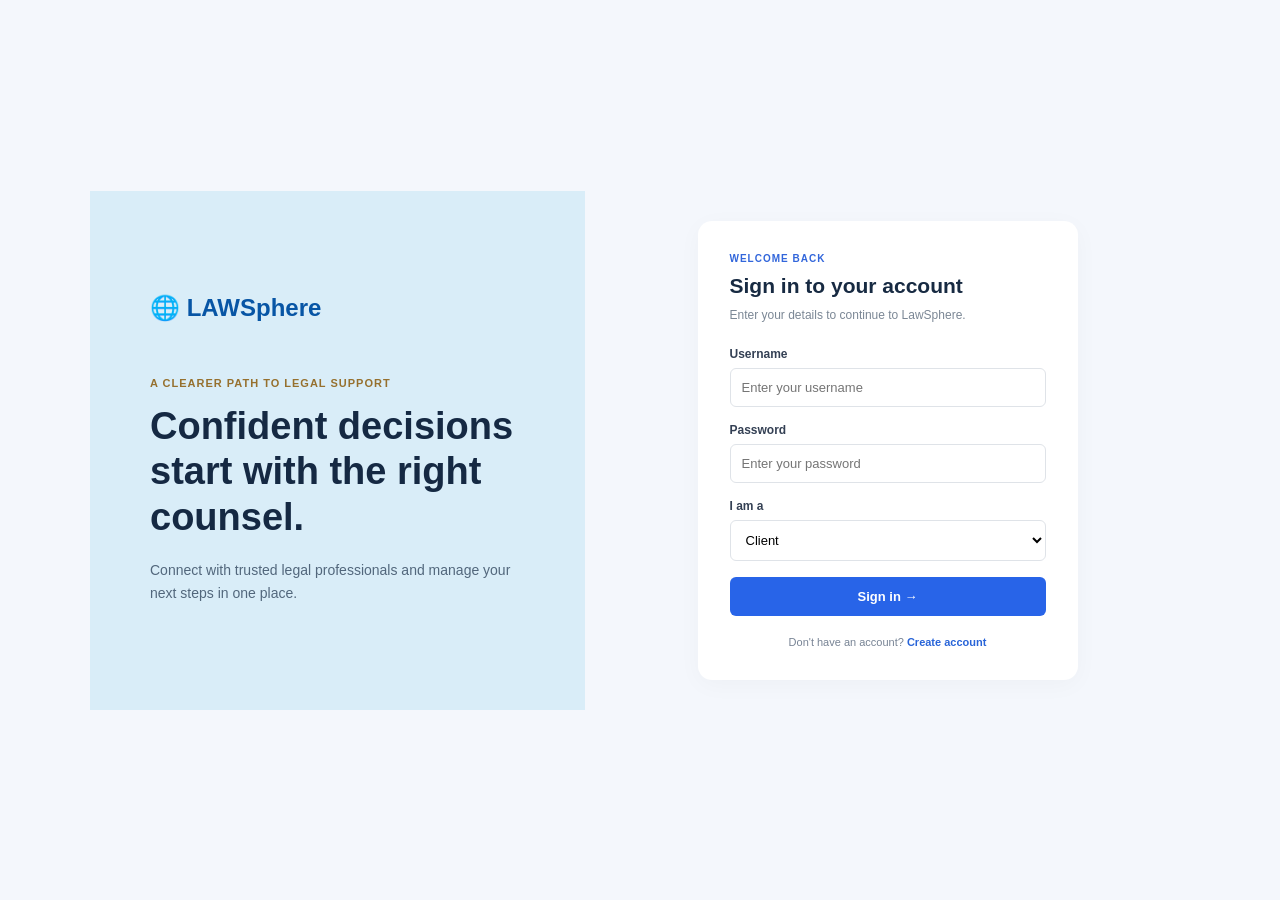
<file: index.html>
<!DOCTYPE html>
<html lang="en">
<head>
    <title>LawSphere Login</title>
    <link rel="stylesheet" href="style.css">
</head>

<body>

    <div class="container">

        <!-- Left Side -->
        <div class="left">
            <h2 class="logo">🌐 LAWSphere</h2>

            <p class="tagline">A CLEARER PATH TO LEGAL SUPPORT</p>

            <h1>
                Confident decisions start with the right counsel.
            </h1>

            <p class="description">
                Connect with trusted legal professionals and
                manage your next steps in one place.
            </p>
        </div>

        <!-- Right Side -->
        <div class="right">

            <div class="login-box">

                <p class="welcome">WELCOME BACK</p>

                <h2>Sign in to your account</h2>

                <p class="subtitle">
                    Enter your details to continue to LawSphere.
                </p>

                <form>

                    <label>Username</label>
                    <input type="text" placeholder="Enter your username" required>

                    <label>Password</label>
                    <input type="password" placeholder="Enter your password" required>

                    <label>I am a</label>

                    <select>
                        <option>Client</option>
                        <option>Lawyer</option>
                        <option>Admin</option>
                    </select>

                    <button type="submit">Sign in →</button>

                </form>

                <p class="signup">
                    Don't have an account?
                    <a href="register.html">Create account</a>
                </p>

            </div>

        </div>

    </div>

</body>
</html>
</file>
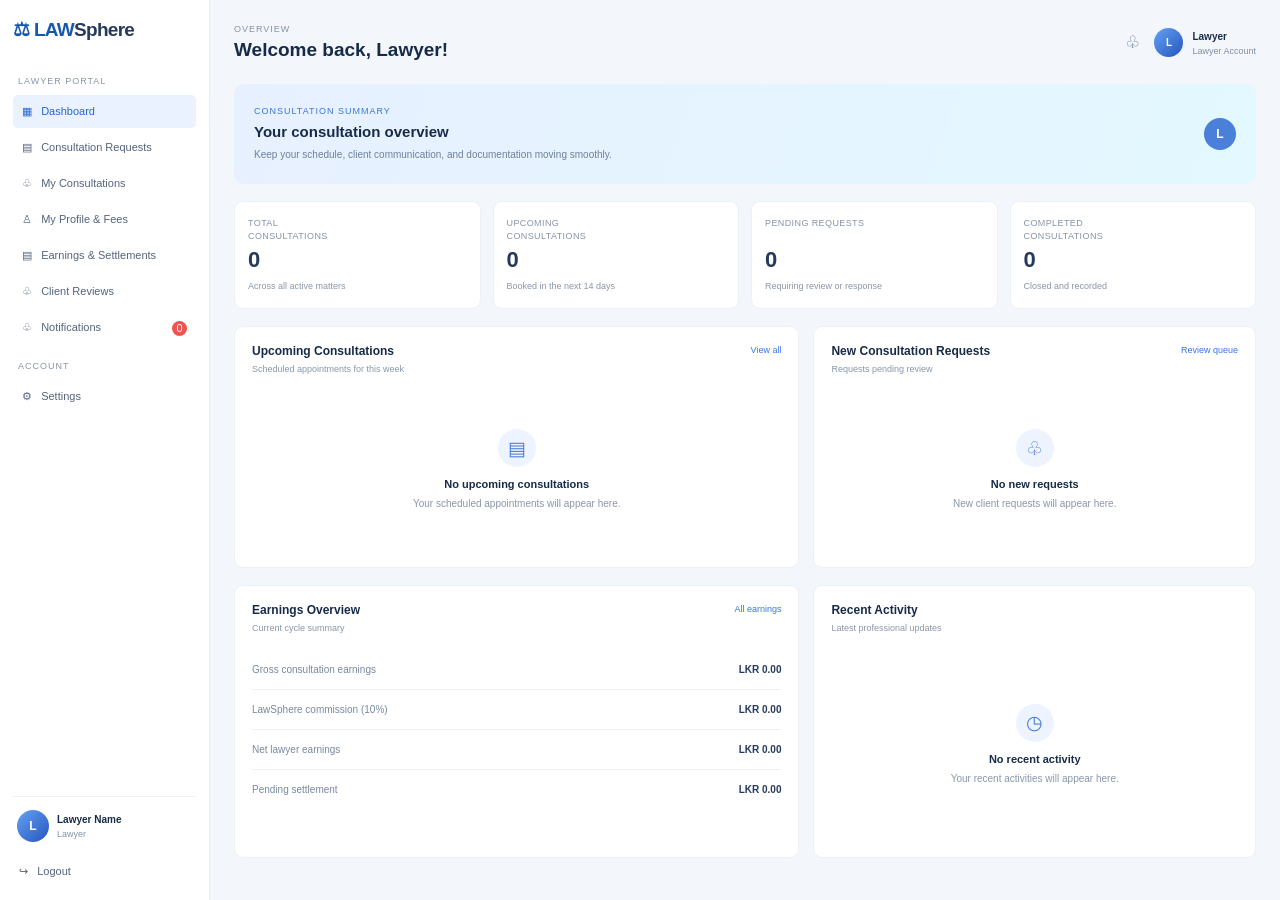
<file: dashboard.html>
<!DOCTYPE html>
<html lang="en">
<head>
    <meta charset="UTF-8">
    <meta name="viewport" content="width=device-width, initial-scale=1.0">
    <title>LawSphere - Lawyer Dashboard</title>
    <link rel="stylesheet" href="dashboard.css">
    <script src = "js/dashboard.js" defer></script>
</head>

<body>

<div class="dashboard">

    <!-- SIDEBAR -->
    <aside class="sidebar">

        <h2 class="logo">⚖ LAW<span>Sphere</span></h2>

        <p class="menu-title">LAWYER PORTAL</p>

        <a href="#" class="nav active">▦ &nbsp; Dashboard</a>
        <a href="#" class="nav">▤ &nbsp; Consultation Requests</a>
        <a href="#" class="nav">♧ &nbsp; My Consultations</a>
        <a href="#" class="nav">♙ &nbsp; My Profile & Fees</a>
        <a href="#" class="nav">▤ &nbsp; Earnings & Settlements</a>
        <a href="#" class="nav">♧ &nbsp; Client Reviews</a>
        <a href="#" class="nav">♧ &nbsp; Notifications <span class="notification">0</span></a>

        <p class="menu-title account-title">ACCOUNT</p>
        <a href="#" class="nav">⚙ &nbsp; Settings</a>

        <div class="sidebar-profile">
            <div class="avatar" id="sideAvatar">L</div>
            <div class="profile-info">
                <strong id="sideName">Lawyer Name</strong>
                <small>Lawyer</small>
            </div>
        </div>

        <a href="index.html" class="logout">↪ &nbsp; Logout</a>

    </aside>


    <!-- MAIN DASHBOARD -->
    <main class="main">

        <header class="topbar">

            <div>
                <p class="eyebrow">OVERVIEW</p>
                <h2 id="welcomeName">Welcome back, Lawyer!</h2>
            </div>

            <div class="top-account">
                <span class="bell">♧</span>
                <div class="avatar small-avatar" id="topAvatar">L</div>
                <div class="top-user">
                    <strong id="topName">Lawyer</strong>
                    <small>Lawyer Account</small>
                </div>
            </div>

        </header>


        <!-- BLUE SUMMARY BANNER -->
        <section class="summary-banner">

            <div>
                <p class="eyebrow blue-text">CONSULTATION SUMMARY</p>
                <h3>Your consultation overview</h3>
                <p class="banner-description">
                    Keep your schedule, client communication, and
                    documentation moving smoothly.
                </p>
            </div>

            <div class="banner-avatar" id="bannerAvatar">L</div>

        </section>


        <!-- STATISTICS -->
        <section class="stats-grid">

            <div class="stat-card">
                <p>TOTAL<br>CONSULTATIONS</p>
                <h2>0</h2>
                <small>Across all active matters</small>
            </div>

            <div class="stat-card">
                <p>UPCOMING<br>CONSULTATIONS</p>
                <h2>0</h2>
                <small>Booked in the next 14 days</small>
            </div>

            <div class="stat-card">
                <p>PENDING REQUESTS</p>
                <h2>0</h2>
                <small>Requiring review or response</small>
            </div>

            <div class="stat-card">
                <p>COMPLETED<br>CONSULTATIONS</p>
                <h2>0</h2>
                <small>Closed and recorded</small>
            </div>

        </section>


        <!-- MIDDLE SECTION -->
        <section class="middle-grid">

            <!-- UPCOMING CONSULTATIONS -->
            <div class="panel consultations-panel">

                <div class="panel-heading">
                    <div>
                        <h3>Upcoming Consultations</h3>
                        <p>Scheduled appointments for this week</p>
                    </div>
                    <a href="#">View all</a>
                </div>

                <div class="empty-state">
                    <div class="empty-icon">▤</div>
                    <h4>No upcoming consultations</h4>
                    <p>Your scheduled appointments will appear here.</p>
                </div>

            </div>


            <!-- NEW REQUESTS -->
            <div class="panel requests-panel">

                <div class="panel-heading">
                    <div>
                        <h3>New Consultation Requests</h3>
                        <p>Requests pending review</p>
                    </div>
                    <a href="#">Review queue</a>
                </div>

                <div class="empty-state">
                    <div class="empty-icon">♧</div>
                    <h4>No new requests</h4>
                    <p>New client requests will appear here.</p>
                </div>

            </div>

        </section>


        <!-- BOTTOM SECTION -->
        <section class="bottom-grid">

            <!-- EARNINGS -->
            <div class="panel earnings-panel">

                <div class="panel-heading">
                    <div>
                        <h3>Earnings Overview</h3>
                        <p>Current cycle summary</p>
                    </div>
                    <a href="#">All earnings</a>
                </div>

                <div class="earning-row">
                    <span>Gross consultation earnings</span>
                    <strong>LKR 0.00</strong>
                </div>

                <div class="earning-row">
                    <span>LawSphere commission (10%)</span>
                    <strong>LKR 0.00</strong>
                </div>

                <div class="earning-row">
                    <span>Net lawyer earnings</span>
                    <strong>LKR 0.00</strong>
                </div>

                <div class="earning-row">
                    <span>Pending settlement</span>
                    <strong>LKR 0.00</strong>
                </div>

            </div>


            <!-- RECENT ACTIVITY -->
            <div class="panel activity-panel">

                <div class="panel-heading">
                    <div>
                        <h3>Recent Activity</h3>
                        <p>Latest professional updates</p>
                    </div>
                </div>

                <div class="empty-state activity-empty">
                    <div class="empty-icon">◷</div>
                    <h4>No recent activity</h4>
                    <p>Your recent activities will appear here.</p>
                </div>

            </div>

        </section>

    </main>

</div>



</body>
</html>
</file>
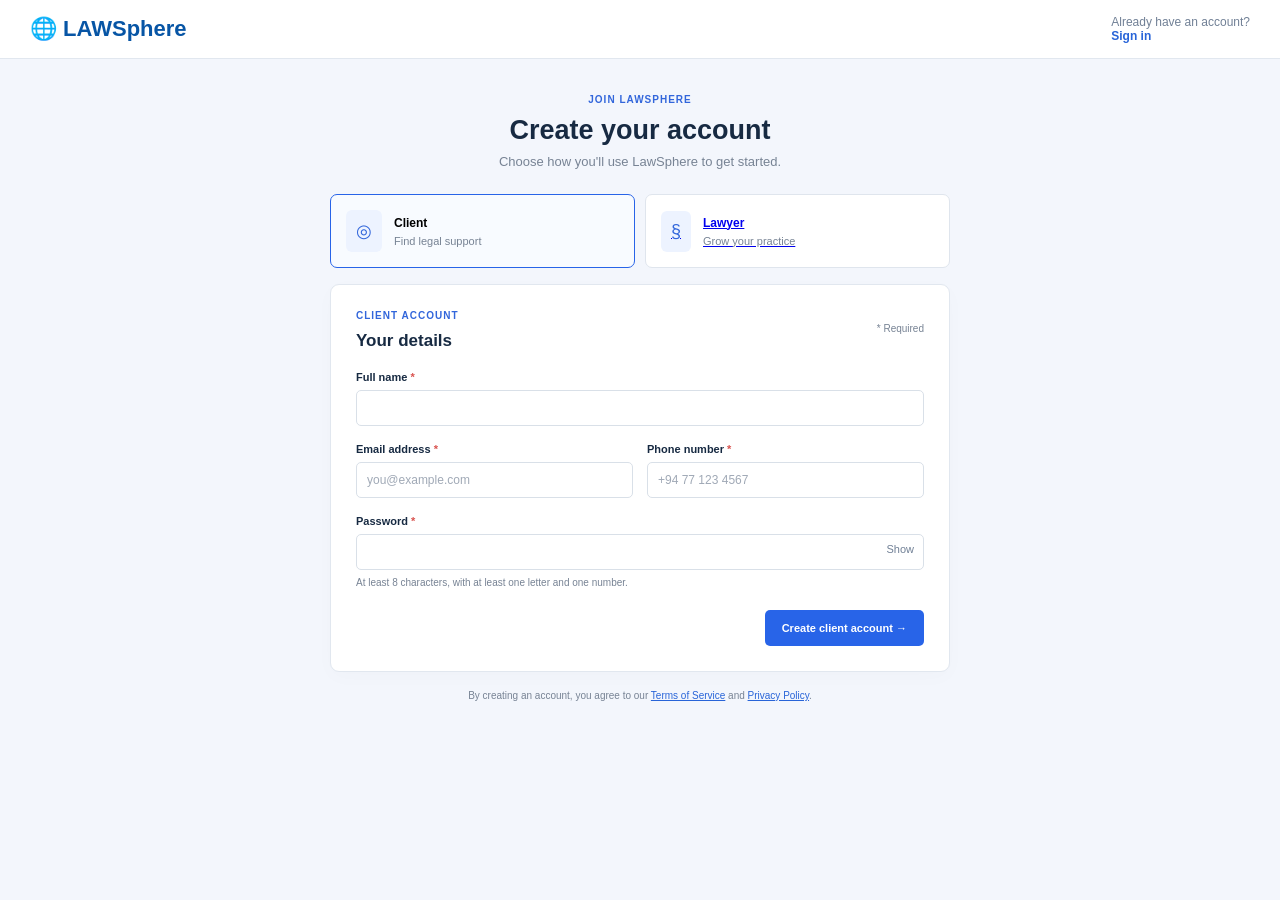
<file: register.html>
<!DOCTYPE html>
<html lang="en">
<head>
    <meta charset="UTF-8">
    <meta name="viewport" content="width=device-width, initial-scale=1.0">
    <title>Create Account - LawSphere</title>
    <link rel="stylesheet" href="register.css">
</head>

<body>

    <!-- Header -->
    <header>
        <div class="logo">🌐 LAWSphere</div>

        <div class="signin">
            Already have an account?<br>
            <a href="index.html">Sign in</a>
        </div>
    </header>

    <!-- Main Section -->
    <main>

        <div class="heading">
            <p class="small-title">JOIN LAWSPHERE</p>
            <h1>Create your account</h1>
            <p>Choose how you'll use LawSphere to get started.</p>
        </div>

        <!-- Account Type -->
        <div class="account-types">

            <button class="account active" onclick="selectRole('Client', this)">
                <span class="icon">◎</span>
                <span>
                    <strong>Client</strong>
                    <small>Find legal support</small>
                </span>
            </button>

          <a href="lawyer-register.html" class="account">
    <span class="icon">§</span>
    <span>
        <strong>Lawyer</strong>
        <small>Grow your practice</small>
    </span>
</a>  

        </div>

        <!-- Registration Form -->
        <div class="form-box">

            <p class="small-title" id="roleTitle">CLIENT ACCOUNT</p>
            <h2>Your details</h2>

            <p class="required">* Required</p>

            <form onsubmit="registerAccount(event)">

                <label for="fullname">Full name <span>*</span></label>
                <input type="text" id="fullname" required>

                <div class="row">

                    <div class="field">
                        <label for="email">Email address <span>*</span></label>
                        <input type="email" id="email"
                               placeholder="you@example.com" required>
                    </div>

                    <div class="field">
                        <label for="phone">Phone number <span>*</span></label>
                        <input type="tel" id="phone"
                               placeholder="+94 77 123 4567" required>
                    </div>

                </div>

                <label for="password">Password <span>*</span></label>

                <div class="password-box">
                    <input type="password" id="password" required
                           minlength="8">

                    <button type="button" class="show"
                            onclick="togglePassword()">
                        Show
                    </button>
                </div>

                <small class="hint">
                    At least 8 characters, with at least one letter and one number.
                </small>

                <button type="submit" class="submit">
                    Create client account →
                </button>

            </form>

        </div>

        <p class="terms">
            By creating an account, you agree to our
            <a href="#">Terms of Service</a> and
            <a href="#">Privacy Policy</a>.
        </p>

    </main>

    <script>

        let selectedRole = "Client";

        function selectRole(role, button) {

            selectedRole = role;

            document.querySelectorAll(".account").forEach(function(item) {
                item.classList.remove("active");
            });

            button.classList.add("active");

            document.getElementById("roleTitle").textContent =
                role.toUpperCase() + " ACCOUNT";

            document.querySelector(".submit").textContent =
                "Create " + role.toLowerCase() + " account →";
        }

        function togglePassword() {

            const password = document.getElementById("password");
            const button = document.querySelector(".show");

            if (password.type === "password") {
                password.type = "text";
                button.textContent = "Hide";
            } else {
                password.type = "password";
                button.textContent = "Show";
            }
        }

        function registerAccount(event) {

            event.preventDefault();

            const password = document.getElementById("password").value;

            if (!/[A-Za-z]/.test(password) || !/[0-9]/.test(password)) {
                alert("Password must contain at least one letter and one number.");
                return;
            }

            alert("Registration form completed! Selected role: " + selectedRole);
        }

    </script>

</body>
</html>
</file>
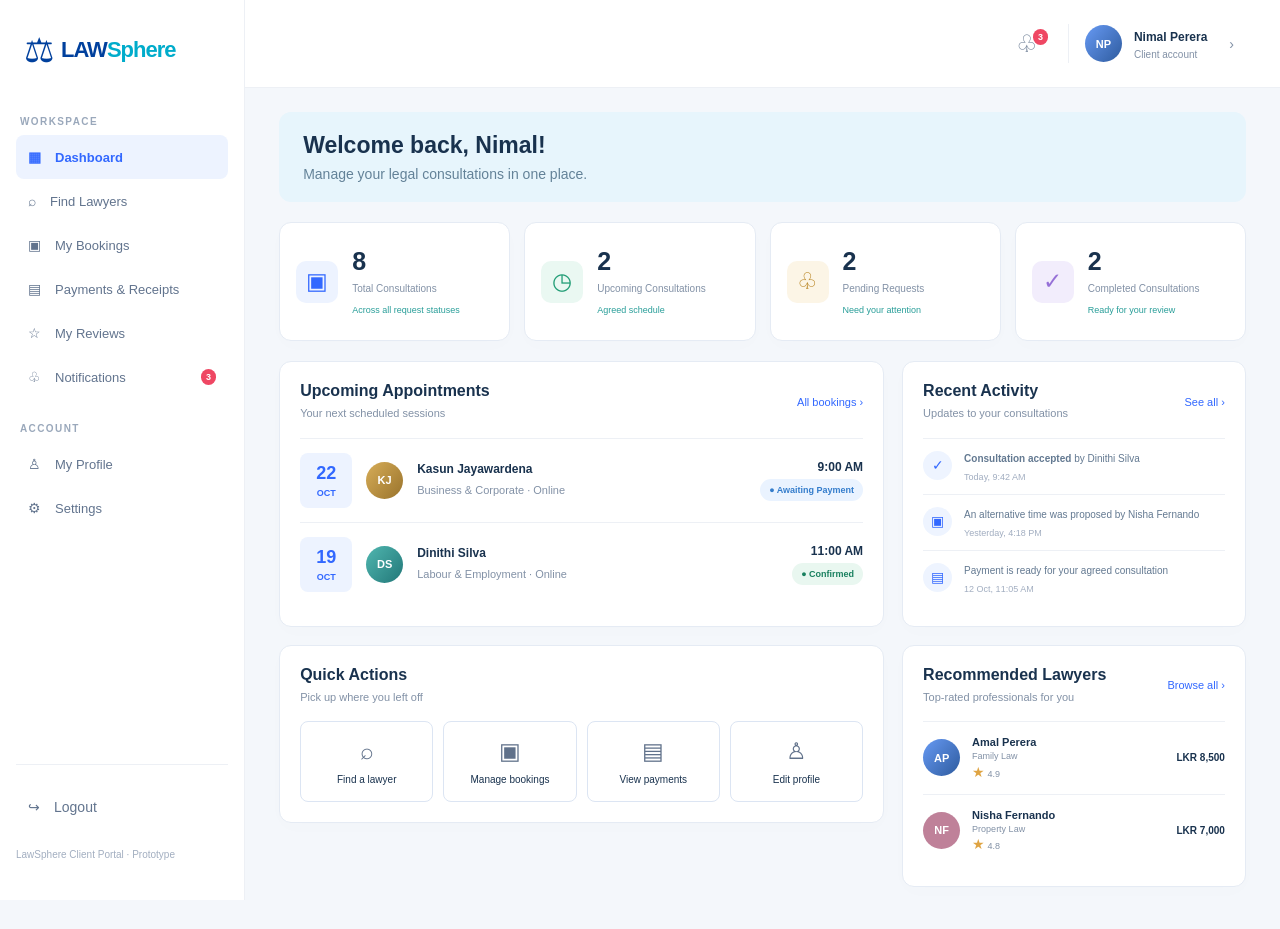
<file: Client/dashboard.html>
<!DOCTYPE html>
<html lang="en">
<head>
  <meta charset="UTF-8">
  <meta name="viewport" content="width=device-width, initial-scale=1.0">
  <title>LawSphere Dashboard</title>
  <link rel="stylesheet" href="dashboard.css">
</head>
<body>
  <aside class="sidebar">
    <a class="logo" href="#">⚖ <span>LAW<span>Sphere</span></span></a>
    <small>WORKSPACE</small>
    <nav>
      <button class="active" data-action="Dashboard">▦ <span>Dashboard</span></button>
      <button data-action="Find Lawyers">⌕ <span>Find Lawyers</span></button>
      <button data-action="My Bookings">▣ <span>My Bookings</span></button>
      <button data-action="Payments & Receipts">▤ <span>Payments & Receipts</span></button>
      <button data-action="My Reviews">☆ <span>My Reviews</span></button>
      <button data-action="Notifications">♧ <span>Notifications</span><b class="badge">3</b></button>
    </nav>
    <small>ACCOUNT</small>
    <nav>
      <button data-action="My Profile">♙ <span>My Profile</span></button>
      <button data-action="Settings">⚙ <span>Settings</span></button>
    </nav>
    <footer><button data-action="Logout">↪ <span>Logout</span></button><p>LawSphere Client Portal · Prototype</p></footer>
  </aside>

  <main>
    <header>
      <button id="menu" aria-label="Toggle navigation" aria-expanded="false">☰</button>
      <button class="notification" data-action="Notifications" aria-label="3 notifications">♧<b class="badge">3</b></button>
      <button class="profile" data-action="My Profile"><span class="avatar blue">NP</span><span><strong>Nimal Perera</strong><small>Client account</small></span><span>›</span></button>
    </header>
    <div class="content">
      <section class="welcome"><h1>Welcome back, Nimal!</h1><p>Manage your legal consultations in one place.</p></section>

      <section class="stats" aria-label="Consultation statistics">
        <article class="stat"><span class="icon">▣</span><div><h2>8</h2><p>Total Consultations</p><small>Across all request statuses</small></div></article>
        <article class="stat"><span class="icon green">◷</span><div><h2>2</h2><p>Upcoming Consultations</p><small>Agreed schedule</small></div></article>
        <article class="stat"><span class="icon gold">♧</span><div><h2>2</h2><p>Pending Requests</p><small>Need your attention</small></div></article>
        <article class="stat"><span class="icon purple">✓</span><div><h2>2</h2><p>Completed Consultations</p><small>Ready for your review</small></div></article>
      </section>

      <div class="columns">
        <div>
          <section class="card">
            <div class="card-heading"><div><h2>Upcoming Appointments</h2><p>Your next scheduled sessions</p></div><button class="link" data-action="My Bookings">All bookings ›</button></div>
            <div class="appointment"><div class="date">22<small>OCT</small></div><span class="avatar ochre">KJ</span><div class="details"><h3>Kasun Jayawardena</h3><p>Business & Corporate · Online</p></div><div class="schedule"><strong>9:00 AM</strong><span class="status">● Awaiting Payment</span></div></div>
            <div class="appointment"><div class="date">19<small>OCT</small></div><span class="avatar teal">DS</span><div class="details"><h3>Dinithi Silva</h3><p>Labour & Employment · Online</p></div><div class="schedule"><strong>11:00 AM</strong><span class="status confirmed">● Confirmed</span></div></div>
          </section>
          <section class="card"><div class="card-heading"><div><h2>Quick Actions</h2><p>Pick up where you left off</p></div></div><div class="actions"><button data-action="Find Lawyers"><span>⌕</span>Find a lawyer</button><button data-action="My Bookings"><span>▣</span>Manage bookings</button><button data-action="Payments & Receipts"><span>▤</span>View payments</button><button data-action="My Profile"><span>♙</span>Edit profile</button></div></section>
        </div>
        <div>
          <section class="card"><div class="card-heading"><div><h2>Recent Activity</h2><p>Updates to your consultations</p></div><button class="link" data-action="Notifications">See all ›</button></div><div class="activity"><span class="mini-icon">✓</span><div><p><strong>Consultation accepted</strong> by Dinithi Silva</p><small>Today, 9:42 AM</small></div></div><div class="activity"><span class="mini-icon">▣</span><div><p>An alternative time was proposed by Nisha Fernando</p><small>Yesterday, 4:18 PM</small></div></div><div class="activity"><span class="mini-icon">▤</span><div><p>Payment is ready for your agreed consultation</p><small>12 Oct, 11:05 AM</small></div></div></section>
          <section class="card"><div class="card-heading"><div><h2>Recommended Lawyers</h2><p>Top-rated professionals for you</p></div><button class="link" data-action="Find Lawyers">Browse all ›</button></div><div class="lawyer"><span class="avatar blue">AP</span><div><h3>Amal Perera</h3><p>Family Law</p><small><span class="star">★</span> 4.9</small></div><strong class="price">LKR 8,500</strong></div><div class="lawyer"><span class="avatar rose">NF</span><div><h3>Nisha Fernando</h3><p>Property Law</p><small><span class="star">★</span> 4.8</small></div><strong class="price">LKR 7,000</strong></div></section>
        </div>
      </div>
    </div>
  </main>
  <div id="toast" role="status" aria-live="polite"></div>
  <script src="dashboard.js"></script>
</body>
</html>
</file>
<file: style.css>
* {
    margin: 0;
    padding: 0;
    box-sizing: border-box;
    font-family: Arial, sans-serif;
}

body {
    background: #f4f7fc;
    min-height: 100vh;
    display: flex;
    justify-content: center;
    align-items: center;
    padding: 15px;
}

/* Main container */

.container {
    width: 100%;
    max-width: 1100px;
    min-height: 440px;
    display: flex;
}

/* Left side */

.left {
    width: 45%;
    background: #d9edf8;
    padding: 60px;
    display: flex;
    flex-direction: column;
    justify-content: center;
}

.logo {
    color: #0755a5;
    margin-bottom: 55px;
}

.tagline {
    color: #96702e;
    font-size: 11px;
    font-weight: bold;
    margin-bottom: 15px;
    letter-spacing: 1px;
}

.left h1 {
    color: #152943;
    font-size: 38px;
    line-height: 1.2;
    margin-bottom: 18px;
}

.description {
    color: #52677c;
    font-size: 14px;
    line-height: 1.7;
}

/* Right side */

.right {
    width: 55%;
    background: #f4f7fc;
    display: flex;
    justify-content: center;
    align-items: center;
    padding: 30px;
}

/* Login box */

.login-box {
    width: 100%;
    max-width: 380px;
    background: white;
    padding: 32px;
    border-radius: 14px;
    box-shadow: 0 5px 25px #00000008;
}

.welcome {
    color: #3266db;
    font-size: 10px;
    font-weight: bold;
    letter-spacing: 1px;
    margin-bottom: 10px;
}

.login-box h2 {
    color: #172a42;
    font-size: 21px;
    margin-bottom: 10px;
}

.subtitle {
    color: #7b8795;
    font-size: 12px;
    margin-bottom: 25px;
}

/* Form */

label {
    display: block;
    color: #344054;
    font-size: 12px;
    font-weight: bold;
    margin-bottom: 7px;
}

input, select {
    width: 100%;
    padding: 11px;
    margin-bottom: 16px;
    border: 1px solid #dfe3e8;
    border-radius: 6px;
    font-size: 13px;
    background: white;
}

input:focus, select:focus {
    outline: none;
    border-color: #2864e8;
}

/* Sign in button */

button {
    width: 100%;
    padding: 12px;
    background: #2864e8;
    color: white;
    border: none;
    border-radius: 6px;
    font-size: 13px;
    font-weight: bold;
    cursor: pointer;
}

button:hover {
    background: #174fc7;
}

/* Create account */

.signup {
    text-align: center;
    color: #778394;
    font-size: 11px;
    margin-top: 20px;
}

.signup a {
    color: #2864d8;
    font-weight: bold;
    text-decoration: none;
}

/* Mobile screen */

@media (max-width: 700px) {

    .container {
        flex-direction: column;
    }

    .left, .right {
        width: 100%;
    }

    .left {
        padding: 30px;
    }

    .logo {
        margin-bottom: 30px;
    }

    .left h1 {
        font-size: 30px;
    }

    .right {
        padding: 20px;
    }

}
</file>
<file: dashboard.css>
* {
    margin: 0;
    padding: 0;
    box-sizing: border-box;
}

body {
    font-family: Arial, Helvetica, sans-serif;
    background: #f3f6fb;
    color: #172b49;
    font-size: 12px;
}

.dashboard {
    display: flex;
    min-height: 100vh;
}

/* SIDEBAR */

.sidebar {
    width: 210px;
    min-width: 210px;
    background: #ffffff;
    border-right: 1px solid #e8edf4;
    padding: 18px 13px 12px;
    display: flex;
    flex-direction: column;
}

.logo {
    font-size: 19px;
    color: #1758a9;
    margin-bottom: 35px;
    letter-spacing: -0.7px;
}

.logo span {
    color: #263b5a;
}

.menu-title {
    color: #8795a9;
    font-size: 9px;
    letter-spacing: 1px;
    margin: 0 0 9px 5px;
}

.nav {
    display: block;
    text-decoration: none;
    color: #53647d;
    padding: 10px 9px;
    margin-bottom: 3px;
    border-radius: 5px;
    font-size: 11px;
}

.nav:hover,
.nav.active {
    background: #eaf1ff;
    color: #2766d1;
}

.notification {
    float: right;
    background: #ef5350;
    color: white;
    border-radius: 50%;
    width: 15px;
    height: 15px;
    text-align: center;
    line-height: 15px;
}

.account-title {
    margin-top: 12px;
}

.sidebar-profile {
    margin-top: auto;
    padding: 13px 4px;
    border-top: 1px solid #edf0f5;
    display: flex;
    align-items: center;
    gap: 8px;
    min-width: 0;
}

.avatar {
    background: linear-gradient(135deg, #65a3f5, #2455bd);
    width: 32px;
    height: 32px;
    min-width: 32px;
    border-radius: 50%;
    color: white;
    display: flex;
    align-items: center;
    justify-content: center;
    font-weight: bold;
}

.profile-info {
    min-width: 0;
}

.profile-info strong {
    font-size: 10px;
    display: block;
    overflow-wrap: anywhere;
}

.profile-info small {
    display: block;
    color: #8593a7;
    font-size: 9px;
    margin-top: 4px;
}

.logout {
    text-decoration: none;
    color: #53647d;
    font-size: 11px;
    padding: 10px 6px;
}


/* MAIN */

.main {
    flex: 1;
    min-width: 0;
    padding: 24px;
    max-width: 1600px;
    margin: 0 auto;
}

.topbar {
    display: flex;
    justify-content: space-between;
    align-items: center;
    gap: 15px;
    margin-bottom: 23px;
}

.eyebrow {
    font-size: 9px;
    letter-spacing: 1px;
    color: #8593a8;
    margin-bottom: 5px;
}

.topbar h2 {
    font-size: 19px;
    font-weight: 700;
}

.top-account {
    display: flex;
    align-items: center;
    gap: 9px;
}

.bell {
    font-size: 17px;
    color: #667a96;
    margin-right: 5px;
}

.small-avatar {
    width: 29px;
    height: 29px;
    min-width: 29px;
    font-size: 10px;
}

.top-user strong {
    font-size: 10px;
}

.top-user small {
    display: block;
    font-size: 9px;
    color: #8390a3;
    margin-top: 3px;
}


/* SUMMARY BANNER */

.summary-banner {
    display: flex;
    justify-content: space-between;
    align-items: center;
    gap: 15px;
    background: linear-gradient(110deg, #e7f0ff, #e3f8ff);
    border-radius: 10px;
    padding: 20px;
    margin-bottom: 17px;
    min-height: 100px;
}

.blue-text {
    color: #3976d7;
}

.summary-banner h3 {
    font-size: 15px;
    margin: 7px 0;
}

.banner-description {
    font-size: 10px;
    color: #6e809a;
    line-height: 1.5;
}

.banner-avatar {
    width: 32px;
    height: 32px;
    min-width: 32px;
    border-radius: 50%;
    background: #4a80d9;
    color: white;
    display: flex;
    align-items: center;
    justify-content: center;
    font-weight: bold;
}


/* STATISTICS */

.stats-grid {
    display: grid;
    grid-template-columns: repeat(4, minmax(0, 1fr));
    gap: 12px;
    margin-bottom: 17px;
}

.stat-card {
    background: white;
    padding: 15px 13px;
    border-radius: 9px;
    border: 1px solid #edf0f5;
    min-height: 105px;
}

.stat-card p {
    font-size: 9px;
    line-height: 1.4;
    letter-spacing: 0.4px;
    color: #8593a6;
    min-height: 25px;
}

.stat-card h2 {
    font-size: 22px;
    margin: 5px 0;
    color: #263b59;
}

.stat-card small {
    font-size: 9px;
    color: #8996a8;
    line-height: 1.4;
}


/* CONTENT GRIDS */

.middle-grid {
    display: grid;
    grid-template-columns: 1.15fr 0.9fr;
    gap: 14px;
    align-items: stretch;
    margin-bottom: 17px;
}

.bottom-grid {
    display: grid;
    grid-template-columns: 1.15fr 0.9fr;
    gap: 14px;
    align-items: stretch;
}

.panel {
    background: white;
    border: 1px solid #edf0f5;
    border-radius: 9px;
    padding: 17px;
    min-width: 0;
}

.panel-heading {
    display: flex;
    justify-content: space-between;
    align-items: flex-start;
    gap: 8px;
    margin-bottom: 15px;
}

.panel-heading h3 {
    font-size: 12px;
    margin-bottom: 5px;
}

.panel-heading p {
    color: #8996a9;
    font-size: 9px;
    line-height: 1.4;
}

.panel-heading a {
    text-decoration: none;
    color: #3676e2;
    font-size: 9px;
    line-height: 1.5;
}


/* EMPTY STATES */

.empty-state {
    min-height: 160px;
    display: flex;
    flex-direction: column;
    justify-content: center;
    align-items: center;
    text-align: center;
    padding: 15px 5px;
}

.empty-icon {
    width: 38px;
    height: 38px;
    border-radius: 50%;
    background: #edf3ff;
    color: #467cd6;
    display: flex;
    justify-content: center;
    align-items: center;
    font-size: 19px;
    margin-bottom: 11px;
}

.empty-state h4 {
    font-size: 11px;
    margin-bottom: 6px;
}

.empty-state p {
    font-size: 10px;
    line-height: 1.5;
    color: #8996a9;
}

.activity-empty {
    min-height: 190px;
}


/* EARNINGS */

.earning-row {
    display: flex;
    justify-content: space-between;
    align-items: center;
    gap: 12px;
    padding: 14px 0;
    border-bottom: 1px solid #edf0f5;
    font-size: 10px;
}

.earning-row:last-child {
    border-bottom: none;
}

.earning-row span {
    color: #78889e;
}

.earning-row strong {
    color: #273d5e;
    font-size: 10px;
    white-space: nowrap;
}


/* RESPONSIVE */

@media (min-width: 1400px) {
    .main {
        padding: 30px 40px;
    }
}

@media (max-width: 1000px) {
    .sidebar {
        width: 185px;
        min-width: 185px;
    }

    .main {
        padding: 18px;
    }

    .stats-grid {
        grid-template-columns: repeat(2, minmax(0, 1fr));
    }

    .middle-grid,
    .bottom-grid {
        grid-template-columns: 1fr 1fr;
    }
}

@media (max-width: 700px) {
    .dashboard {
        display: block;
    }

    .sidebar {
        width: 100%;
        min-width: 0;
    }

    .sidebar-profile {
        margin-top: 15px;
    }

    .main {
        padding: 15px;
    }

    .middle-grid,
    .bottom-grid {
        grid-template-columns: 1fr;
    }

    .topbar h2 {
        font-size: 16px;
    }
}

@media (max-width: 420px) {
    .stats-grid {
        grid-template-columns: 1fr 1fr;
        gap: 8px;
    }

    .stat-card {
        padding: 12px 9px;
    }

    .top-user {
        display: none;
    }

    .summary-banner {
        padding: 14px;
    }
}
</file>
<file: register.css>
* {
    margin: 0;
    padding: 0;
    box-sizing: border-box;
    font-family: Arial, sans-serif;
}

body {
    background: #f3f6fc;
    color: #172a42;
}

/* Header */

header {
    background: white;
    padding: 15px 30px;
    display: flex;
    justify-content: space-between;
    align-items: center;
    border-bottom: 1px solid #e1e7ef;
}

.logo {
    font-size: 22px;
    font-weight: bold;
    color: #0755a5;
}

.signin {
    font-size: 12px;
    color: #718096;
}

.signin a {
    color: #2864d8;
    font-weight: bold;
    text-decoration: none;
}

/* Main section */

main {
    max-width: 650px;
    margin: 35px auto;
    padding: 0 15px;
}

/* Heading */

.heading {
    text-align: center;
    margin-bottom: 25px;
}

.small-title {
    color: #3266db;
    font-size: 10px;
    font-weight: bold;
    letter-spacing: 1px;
    margin-bottom: 10px;
}

.heading h1 {
    font-size: 27px;
    margin-bottom: 8px;
}

.heading > p:last-child {
    color: #778394;
    font-size: 13px;
}

/* Account types */

.account-types {
    display: flex;
    gap: 10px;
    margin-bottom: 16px;
}

.account {
    flex: 1;
    display: flex;
    align-items: center;
    gap: 12px;
    padding: 15px;
    background: white;
    border: 1px solid #dfe5ed;
    border-radius: 7px;
    text-align: left;
    cursor: pointer;
}

.account.active {
    border: 1px solid #2864e8;
    background: #f8fbff;
}

.icon {
    background: #edf3ff;
    color: #3266db;
    padding: 10px;
    border-radius: 6px;
    font-size: 18px;
}

.account strong,
.account small {
    display: block;
}

.account strong {
    font-size: 12px;
    margin-bottom: 5px;
}

.account small {
    font-size: 11px;
    color: #778394;
}

/* Form box */

.form-box {
    position: relative;
    background: white;
    padding: 25px;
    border: 1px solid #e1e7ef;
    border-radius: 9px;
    box-shadow: 0 5px 20px #00000005;
}

.form-box h2 {
    font-size: 17px;
    margin-bottom: 20px;
}

.required {
    position: absolute;
    right: 25px;
    top: 38px;
    font-size: 10px;
    color: #778394;
}

/* Input fields */

label {
    display: block;
    font-size: 11px;
    font-weight: bold;
    margin-bottom: 7px;
}

label span {
    color: #d9534f;
}

input {
    width: 100%;
    height: 36px;
    padding: 10px;
    border: 1px solid #d9e0e8;
    border-radius: 5px;
    font-size: 12px;
    margin-bottom: 17px;
}

input:focus {
    outline: none;
    border-color: #2864e8;
}

input::placeholder {
    color: #a0a9b6;
}

/* Email and phone */

.row {
    display: flex;
    gap: 14px;
}

.field {
    flex: 1;
    min-width: 0;
}

/* Password */

.password-box {
    position: relative;
}

.password-box input {
    padding-right: 55px;
}

.show {
    position: absolute;
    right: 10px;
    top: 9px;
    border: none;
    background: white;
    color: #718096;
    font-size: 11px;
    cursor: pointer;
}

.hint {
    display: block;
    color: #778394;
    font-size: 10px;
    margin-top: -10px;
    margin-bottom: 22px;
}

/* Submit button */

.submit {
    display: block;
    margin-left: auto;
    padding: 12px 17px;
    background: #2864e8;
    color: white;
    border: none;
    border-radius: 5px;
    font-size: 11px;
    font-weight: bold;
    cursor: pointer;
}

.submit:hover {
    background: #174fc7;
}

/* Terms */

.terms {
    text-align: center;
    color: #778394;
    font-size: 10px;
    margin-top: 18px;
}

.terms a {
    color: #2864d8;
}

/* Mobile */

@media (max-width: 500px) {

    header {
        padding: 15px;
    }

    .logo {
        font-size: 17px;
    }

    main {
        margin-top: 25px;
    }

    .heading h1 {
        font-size: 24px;
    }

    .account {
        padding: 10px;
        gap: 7px;
    }

    .row {
        flex-direction: column;
        gap: 0;
    }

    .form-box {
        padding: 20px;
    }

    .required {
        right: 20px;
    }
}
</file>
<file: Client/dashboard.css>
* { box-sizing: border-box; }
:root { --blue: #3268ff; --text: #19324e; --muted: #8291a6; --line: #edf0f5; }
body { margin: 0; background: #f4f7fb; color: var(--text); font: 14px Arial, sans-serif; }
button, a { -webkit-tap-highlight-color: transparent; }
button { font: inherit; cursor: pointer; color: inherit; border: 0; background: none; }
button:focus-visible, a:focus-visible { outline: 2px solid var(--blue); outline-offset: 3px; }
.sidebar { width: 245px; position: fixed; inset: 0 auto 0 0; background: white; border-right: 1px solid var(--line); padding: 30px 16px; display: flex; flex-direction: column; z-index: 5; }
.logo { display: flex; align-items: center; gap: 7px; font-size: 34px; color: #00409d; text-decoration: none; margin: 0 8px 42px; }
.logo > span { font-size: 22px; font-weight: 800; letter-spacing: -1px; }
.logo span span { color: #00accb; }
.sidebar > small { color: #9aa8bb; font-size: 10px; font-weight: bold; letter-spacing: 1.4px; margin: 4px 4px 8px; }
nav { margin-bottom: 20px; }
nav button, footer button { width: 100%; display: flex; align-items: center; gap: 14px; padding: 14px 12px; text-align: left; border-radius: 8px; color: #62748e; }
nav button.active, nav button:hover { color: var(--blue); background: #edf3ff; }
nav button.active { font-weight: bold; }
nav button span { font-size: 13px; }
.badge { background: #ef4763; border-radius: 20px; color: white; font-size: 9px; padding: 3px 5px; margin-left: auto; }
footer { margin-top: auto; border-top: 1px solid var(--line); padding-top: 20px; }
footer p { color: #a2aec0; font-size: 10px; margin-top: 20px; }
main { margin-left: 245px; }
header { height: 88px; background: white; display: flex; justify-content: flex-end; align-items: center; gap: 24px; padding: 0 40px; border-bottom: 1px solid var(--line); }
.notification { position: relative; font-size: 24px; color: #74849a; }
.notification .badge { position: absolute; right: -4px; top: 0; }
.profile { display: flex; align-items: center; gap: 12px; text-align: left; border-left: 1px solid var(--line); padding-left: 16px; }
.profile strong { font-size: 12px; }
.profile small { display: block; color: var(--muted); margin-top: 5px; font-size: 10px; }
.profile > span:last-child { margin-left: 10px; color: var(--muted); }
#menu { display: none; margin-right: auto; font-size: 24px; }
.content { padding: 24px 3.3%; max-width: 1600px; margin: auto; }
.welcome { background: #e7f5fc; padding: 20px 24px; border-radius: 12px; margin-bottom: 20px; }
h1 { margin: 0 0 7px; font-size: 23px; }
.welcome p { margin: 0; color: #638298; }
.stats { display: grid; grid-template-columns: repeat(4, 1fr); gap: 14px; margin-bottom: 20px; }
.stat, .card { background: white; border: 1px solid #e5ebf4; border-radius: 12px; box-shadow: 0 5px 20px #16365b03; }
.stat { padding: 24px 16px; display: flex; align-items: center; gap: 14px; }
.icon { display: grid; place-items: center; min-width: 42px; height: 42px; border-radius: 10px; background: #edf3ff; color: var(--blue); font-size: 23px; }
.green { background: #eaf8f2; color: #229d76; }.gold { background: #fcf5e6; color: #b98523; }.purple { background: #f2edfc; color: #9670d7; }
.stat h2 { margin: 0 0 7px; font-size: 25px; }
.stat p { font-size: 10px; margin: 0 0 6px; color: var(--muted); }
.stat small { font-size: 9px; color: #299e99; }
.columns { display: grid; grid-template-columns: 1.76fr 1fr; gap: 18px; }
.card { padding: 20px; margin-bottom: 18px; }
.card-heading { display: flex; justify-content: space-between; align-items: center; gap: 10px; margin-bottom: 16px; }
h2 { font-size: 16px; margin: 0 0 5px; }h3 { font-size: 12px; margin: 0 0 6px; }
.card p { font-size: 11px; color: var(--muted); margin: 0; line-height: 1.5; }
.link { color: var(--blue); font-size: 11px; white-space: nowrap; padding: 4px 0; }
.appointment { display: flex; align-items: center; gap: 14px; padding: 14px 0; border-top: 1px solid var(--line); }
.date { background: #edf3ff; color: var(--blue); border-radius: 8px; text-align: center; min-width: 52px; padding: 10px; font-size: 18px; font-weight: bold; }
.date small { display: block; font-size: 9px; margin-top: 4px; }
.avatar { width: 37px; height: 37px; border-radius: 50%; display: inline-grid; place-items: center; color: white; font-weight: bold; font-size: 11px; flex-shrink: 0; }
.blue { background: linear-gradient(130deg,#679af4,#2e5b9e); }.ochre { background: linear-gradient(130deg,#d7ad58,#99732c); }.teal { background: linear-gradient(130deg,#50b7b0,#227778); }.rose { background: #bf8199; }
.details { flex: 1; }.schedule { text-align: right; font-size: 12px; }
.status { display: block; width: fit-content; margin: 5px 0 0 auto; border-radius: 20px; padding: 6px 9px; color: #347dcc; background: #eaf3ff; font-size: 9px; font-weight: bold; }
.confirmed { background: #e9f7f0; color: #19805f; }
.actions { display: grid; grid-template-columns: repeat(4, 1fr); gap: 10px; }
.actions button { padding: 16px 4px; border: 1px solid #dce5f3; border-radius: 8px; font-size: 10px; }
.actions button:hover { background: #f1f6ff; border-color: #a8c0fa; }
.actions span { display: block; font-size: 23px; color: #60718a; margin-bottom: 9px; }
.activity { display: flex; gap: 12px; padding: 12px 0; border-top: 1px solid var(--line); }
.activity p { font-size: 10px; color: #637991; }.activity small { display: block; font-size: 9px; color: #a1adc0; margin-top: 6px; }
.mini-icon { width: 29px; height: 29px; border-radius: 50%; display: grid; place-items: center; color: var(--blue); background: #eef4ff; flex-shrink: 0; }
.lawyer { display: flex; align-items: center; gap: 12px; border-top: 1px solid var(--line); padding: 14px 0; }
.lawyer h3 { font-size: 11px; margin-bottom: 2px; }.lawyer p, .lawyer small { font-size: 9px; color: var(--muted); }.star { color: #dfa443; font-size: 14px; }.price { margin-left: auto; font-size: 10px; white-space: nowrap; }
#toast { position: fixed; bottom: 24px; left: 50%; transform: translateX(-50%); background: #19324e; color: white; padding: 14px 22px; border-radius: 10px; box-shadow: 0 5px 25px #19324e30; opacity: 0; pointer-events: none; transition: opacity .2s; z-index: 10; max-width: 90vw; }
#toast.show { opacity: 1; }
@media (max-width: 1150px) { .sidebar { width: 210px; }main { margin-left: 210px; }.columns { grid-template-columns: 1fr; }.stat { padding: 18px 12px; gap: 10px; }.stats { grid-template-columns: repeat(2, 1fr); } }
@media (max-width: 650px) { .sidebar { transform: translateX(-100%); transition: transform .2s; width: 245px; top: 72px; }.sidebar.open { transform: translateX(0); }main { margin-left: 0; }header { height: 72px; padding: 0 18px; gap: 16px; }#menu { display: block; }.content { padding: 16px; }.card { padding: 16px; }.appointment { gap: 9px; flex-wrap: wrap; }.appointment .avatar { display: none; }.details p { font-size: 9px; }.schedule { font-size: 10px; }.status { font-size: 8px; }.actions { grid-template-columns: repeat(2, 1fr); }.stat { gap: 8px; }.stat p { font-size: 9px; }.stat small { font-size: 8px; }.icon { min-width: 32px; height: 36px; }.profile { padding-left: 12px; }.welcome h1 { font-size: 20px; } }
</file>
